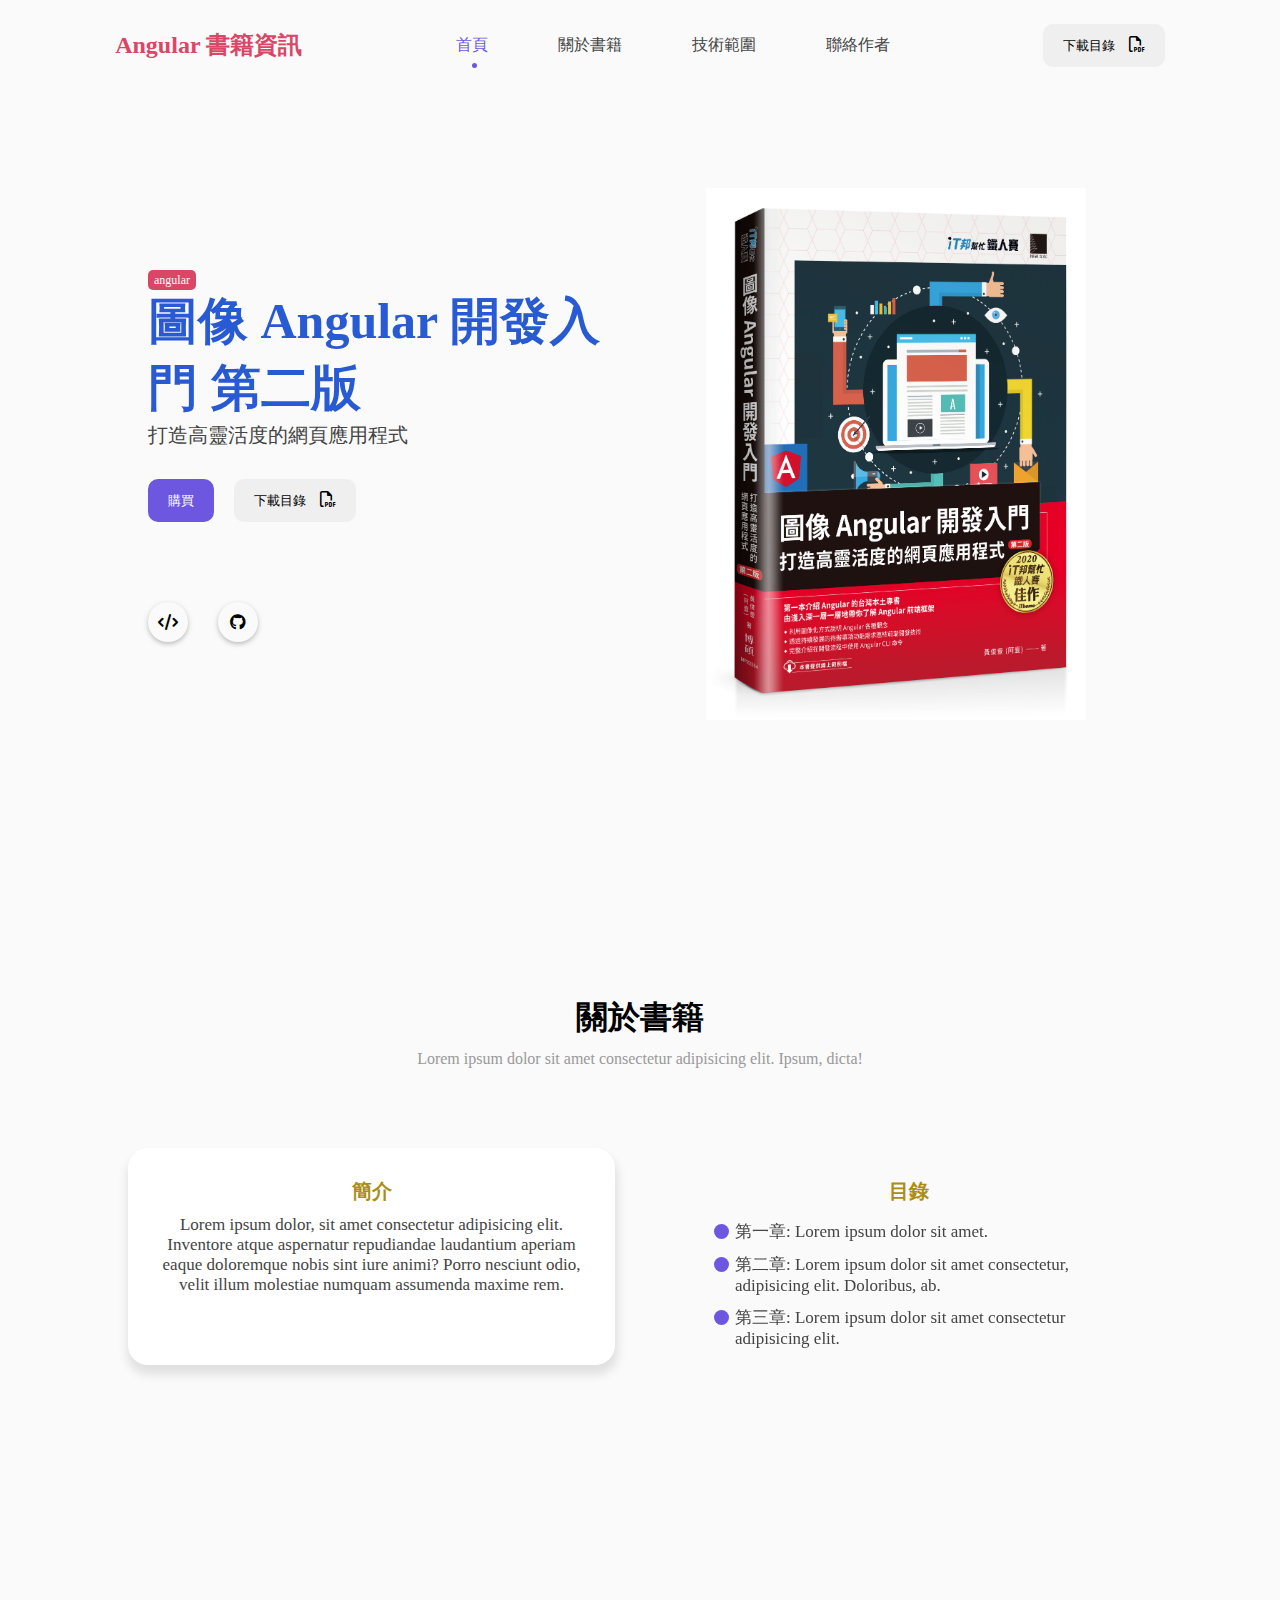
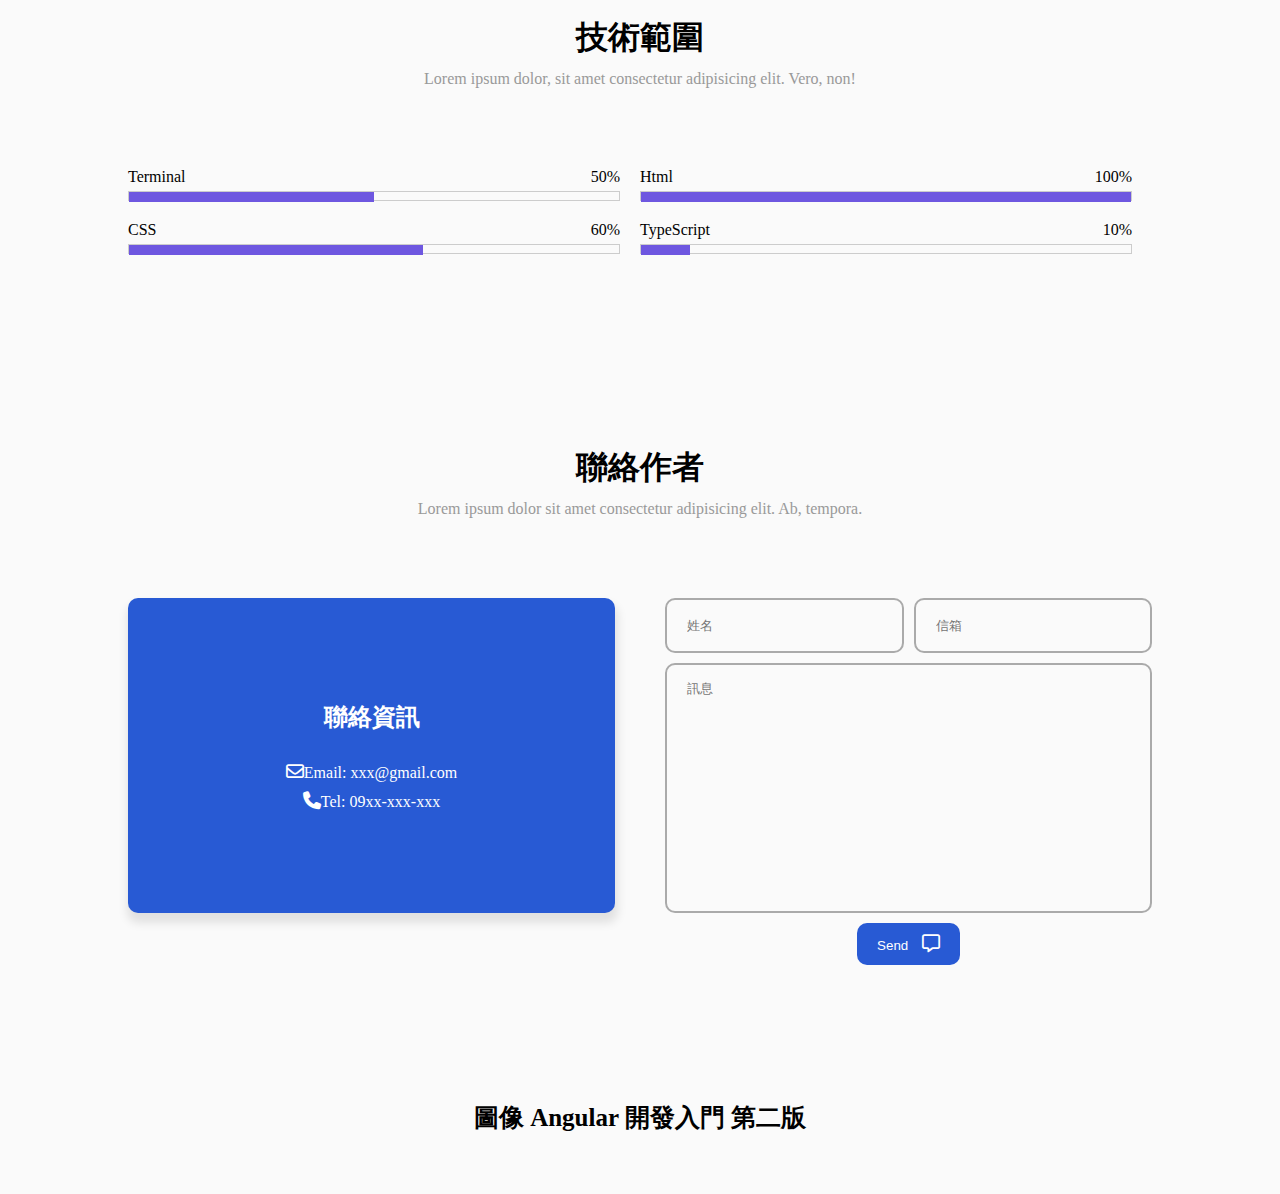
<file: src/index.html>
<!DOCTYPE html>
<html lang="en">
  <head>
    <meta charset="UTF-8" />
    <meta name="viewport" content="width=device-width, initial-scale=1.0" />
    <link rel="stylesheet" href="./style.min.css" />
    <link rel="stylesheet" href="https://cdnjs.cloudflare.com/ajax/libs/font-awesome/6.6.0/css/all.min.css" />
    <title>Angular 書籍資訊</title>
  </head>
  <body>
    <div class="container">
      <nav id="header">
        <div class="nav-logo">Angular 書籍資訊</div>
        <ul class="nav-menu">
          <li class="nav-item">
            <a href="#home" class="nav-link active-link">首頁</a>
          </li>
          <li class="nav-item">
            <a href="#book" class="nav-link">關於書籍</a>
          </li>
          <li class="nav-item">
            <a href="#skill" class="nav-link">技術範圍</a>
          </li>
          <li class="nav-item">
            <a href="#contact" class="nav-link">聯絡作者</a>
          </li>
        </ul>
        <div>
          <button type="button" class="btn">下載目錄 <i class="fa-regular fa-file-pdf"></i></button>
        </div>
      </nav>
      <main class="wrapper">
        <section id="home" class="home-box">
          <div class="home-text">
            <div class="tag"><span>angular</span></div>
            <div class="name">圖像 Angular 開發入門 第二版</div>
            <div class="subtitle">打造高靈活度的網頁應用程式</div>
            <div class="text-btn">
              <button type="button" class="btn blue-btn">購買</button>
              <button type="button" class="btn">下載目錄 <i class="fa-regular fa-file-pdf"></i></button>
            </div>
            <div class="icons">
              <div class="icon"><i class="fa-solid fa-code"></i></div>
              <div class="icon"><i class="fa-brands fa-github"></i></div>
            </div>
          </div>
          <div class="home-image">
            <div class="image">
              <img src="./assets/images/angular.jpg" alt="angular" />
            </div>
          </div>
        </section>
        <section id="book" class="section">
          <div class="top-header">
            <h1>關於書籍</h1>
            <span>Lorem ipsum dolor sit amet consectetur adipisicing elit. Ipsum, dicta!</span>
          </div>
          <div class="about-container">
            <div class="introduce">
              <div class="card">
                <h3>簡介</h3>
                <div>
                  Lorem ipsum dolor, sit amet consectetur adipisicing elit. Inventore atque aspernatur repudiandae laudantium aperiam eaque
                  doloremque nobis sint iure animi? Porro nesciunt odio, velit illum molestiae numquam assumenda maxime rem.
                </div>
              </div>
            </div>
            <div class="contents">
              <div class="list">
                <h3>目錄</h3>
                <div class="item">第一章: Lorem ipsum dolor sit amet.</div>
                <div class="item">第二章: Lorem ipsum dolor sit amet consectetur, adipisicing elit. Doloribus, ab.</div>
                <div class="item">第三章: Lorem ipsum dolor sit amet consectetur adipisicing elit.</div>
              </div>
            </div>
          </div>
        </section>
        <section id="skill" class="section">
          <div class="top-header">
            <h1>技術範圍</h1>
            <span>Lorem ipsum dolor, sit amet consectetur adipisicing elit. Vero, non!</span>
          </div>
          <div class="skill-container">
            <div class="skill-item">
              <span class="skill">
                <span>Terminal</span>
                <span>50%</span>
              </span>
              <div class="progress-bar-wrap">
                <div class="progress-bar" style="width: 50%"></div>
              </div>
            </div>
            <div class="skill-item">
              <span class="skill">
                <span>Html</span>
                <span>100%</span>
              </span>
              <div class="progress-bar-wrap">
                <div class="progress-bar" style="width: 100%"></div>
              </div>
            </div>
            <div class="skill-item">
              <span class="skill">
                <span>CSS</span>
                <span>60%</span>
              </span>
              <div class="progress-bar-wrap">
                <div class="progress-bar" style="width: 60%"></div>
              </div>
            </div>
            <div class="skill-item">
              <span class="skill">
                <span>TypeScript</span>
                <span>10%</span>
              </span>
              <div class="progress-bar-wrap">
                <div class="progress-bar" style="width: 10%"></div>
              </div>
            </div>
          </div>
        </section>
        <section id="contact" class="section">
          <div class="top-header">
            <h1>聯絡作者</h1>
            <span>Lorem ipsum dolor sit amet consectetur adipisicing elit. Ab, tempora.</span>
          </div>
          <div class="contact-container">
            <div class="info">
              <div class="contact-info">
                <h2>聯絡資訊</h2>
                <div><i class="fa-regular fa-envelope"></i>Email: xxx@gmail.com</div>
                <div><i class="fa-solid fa-phone"></i>Tel: 09xx-xxx-xxx</div>
              </div>
            </div>
            <div class="form">
              <input type="text" placeholder="姓名" />
              <input type="email" placeholder="信箱" />
              <textarea placeholder="訊息"></textarea>
              <button type="button" class="btn">Send <i class="fa-regular fa-message"></i></button>
            </div>
          </div>
        </section>
      </main>
      <footer>
        <div class="top-footer">圖像 Angular 開發入門 第二版</div>
      </footer>
    </div>
    <script src="./main.js"></script>
  </body>
</html>
</file>
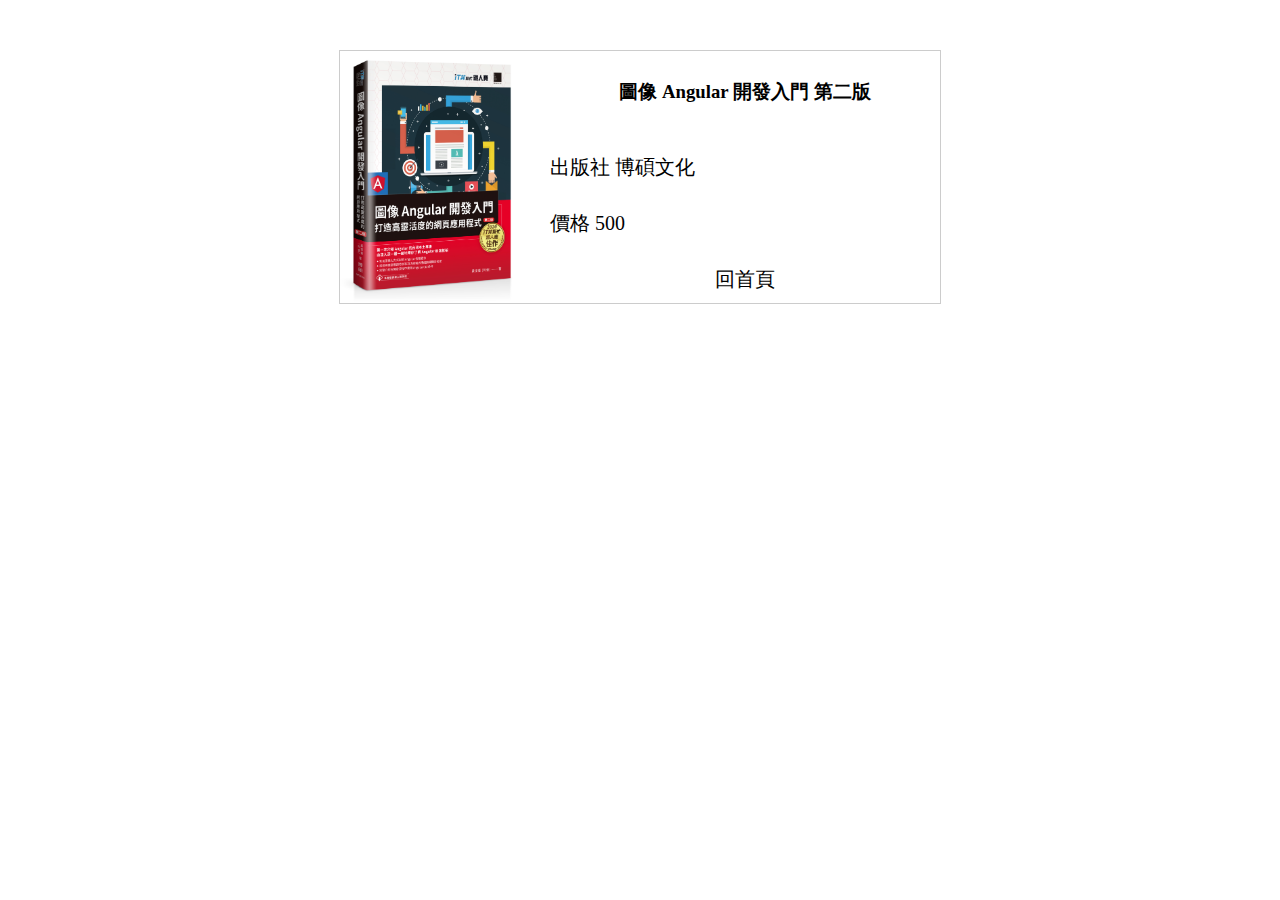
<file: src/angular.html>
<!DOCTYPE html>
<html lang="en">
  <head>
    <meta charset="UTF-8" />
    <meta name="viewport" content="width=device-width, initial-scale=1.0" />
    <title>圖像 Angular 開發入門 第二版</title>
    <link rel="stylesheet" href="./angular.css" />
  </head>
  <body>
    <section class="container">
      <img src="./assets/images/angular.jpg" alt="angular" width="180" />
      <h3>圖像 Angular 開發入門 第二版</h3>
      <div class="column">
        <label>出版社</label>
        <span>博碩文化</span>
      </div>
      <div class="column">
        <label>價格</label>
        <span>500</span>
      </div>
      <div class="toolbar">
        <a href="./index.html">回首頁</a>
      </div>
    </section>
  </body>
</html>
</file>
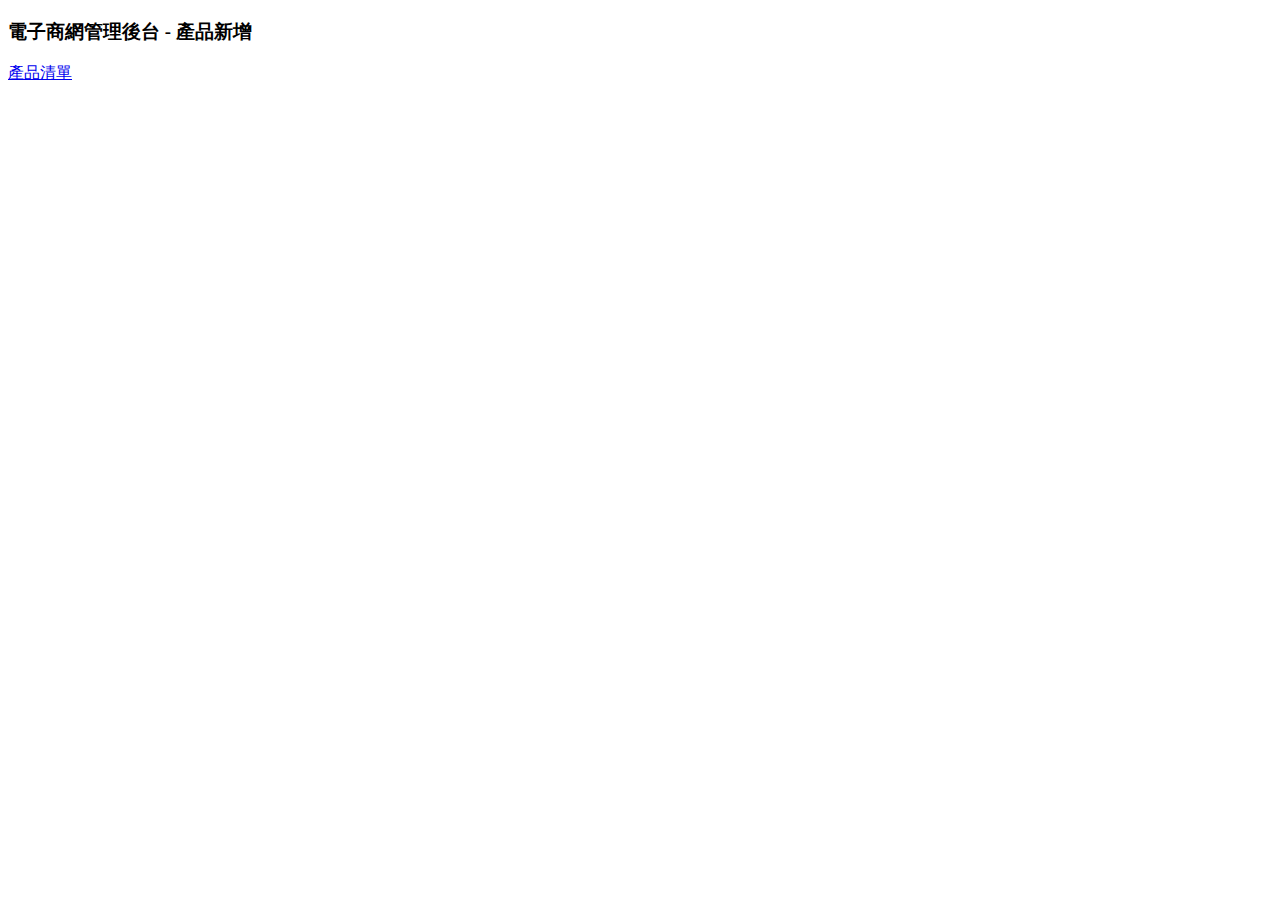
<file: src/form.html>
<!DOCTYPE html>
<html lang="en">
  <head>
    <meta charset="UTF-8" />
    <meta name="viewport" content="width=device-width, initial-scale=1.0" />
    <title>電子商網管理後台</title>
  </head>
  <body>
    <header>
      <h3>電子商網管理後台 - 產品新增</h3>
    </header>
    <nav>
      <a href="./index.html">產品清單</a>
    </nav>
  </body>
</html>
</file>
<file: src/angular.css>
section.container {
  margin: 0 auto;
  margin-top: 50px;
  width: 600px;
  border: solid 1px #ccc;
  display: grid;
  grid-template-columns: 200px 1fr;
  gap: 10px;
}

img {
  grid-row: 1 / 5;
}

h3,
div.toolbar {
  text-align: center;
  align-self: center;
}

div.column {
  font-size: 20px;
  align-self: center;
}

a,
a:active,
a:hover,
a:focus {
  color: black;
  text-decoration: none;
}

a {
  font-size: 20px;
}
</file>
<file: src/style.min.css>
nav{background-color:var(--body-color);position:fixed;width:100%;height:90px;line-height:90px;padding-inline:9vw;display:flex;justify-content:space-between}nav .nav-logo{font-size:24px;font-weight:600;color:var(--logo-color)}nav ul{display:flex;list-style:none}nav ul .nav-link{text-decoration:none;color:var(--text-color);font-weight:500;padding-inline:15px;margin-inline:20px}nav ul .active-link{position:relative;color:var(--first-color)}nav ul .active-link::after{position:absolute;content:"";width:5px;height:5px;background-color:var(--first-color);left:50%;bottom:-15px;border-radius:50%}.btn{font-weight:500;padding:12px 20px;background-color:#efefef;border:none;border-radius:10px;cursor:pointer}.btn:hover{background-color:var(--second-color);color:var(--white-color)}.btn>i{margin-left:10px}.home-text{padding-left:20px;min-height:80vh;width:50%;display:flex;flex-direction:column;justify-content:center}.home-text .tag>span{background-color:var(--logo-color);color:var(--white-color);padding:3px 6px;font-size:12px;border-radius:5px}.home-text .name{font-size:50px;font-weight:600;color:var(--third-color)}.home-text .subtitle{font-size:20px;margin-bottom:30px;color:var(--text-color)}.home-text .text-btn{display:flex;gap:20px}.home-text .text-btn>.blue-btn{background-color:var(--first-color);color:var(--white-color)}.home-text .text-btn>.blue-btn:hover{background-color:var(--first-color-hover)}.home-text .icons{display:flex;margin-top:5em;gap:30px}.home-text .icons .icon{display:flex;justify-content:center;align-items:center;width:40px;height:40px;border-radius:50%;box-shadow:0px 2px 5px 0px rgba(0,0,0,.25);cursor:pointer}.home-image{display:flex;justify-content:right;align-items:center;width:50%;min-height:80vh}.home-image .image{width:380px;margin:0 auto;overflow:hidden}.home-image .image img{width:380px}.about-container{display:flex;justify-content:space-between;width:100%;gap:50px}.about-container .introduce,.about-container .contents{width:50%}.about-container h3{margin-bottom:10px;font-size:20px;font-weight:600;color:var(--second-color)}.about-container .card{display:flex;align-items:center;flex-direction:column;padding:30px 20px 70px;width:100%;background-color:var(--white-color);border-radius:20px;box-shadow:1px 8px 10px 2px var(--first-shadow-color)}.about-container .card div{text-align:center;font-size:17px;color:var(--text-color)}.about-container .list{display:flex;flex-direction:column;padding:30px 65px 70px;width:100%}.about-container .list h3{text-align:center}.about-container .list .item{font-size:17px;padding:5px;color:var(--text-color);position:relative}.about-container .list .item::before{box-sizing:border-box;content:"";position:absolute;top:9px;left:-16px;width:15px;height:15px;border-radius:50px;background-color:var(--first-color)}.skill-container{display:flex;width:100%;gap:20px;flex-wrap:wrap}.skill-container .skill-item{flex-basis:calc(50% - 20px);display:flex;flex-direction:column;gap:5px}.skill-container .skill-item .skill{display:flex;justify-content:space-between;align-items:center}.skill-container .skill-item .progress-bar-wrap{height:10px;border:1px solid #ccc}.skill-container .skill-item .progress-bar-wrap .progress-bar{height:10px;background-color:var(--first-color)}.contact-container{display:flex;justify-content:space-between;width:100%;gap:50px}.contact-container .info,.contact-container .form{width:50%}.contact-container .contact-info{display:flex;flex-direction:column;justify-content:center;align-items:center;padding:20px 30px;width:100%;height:315px;background-color:var(--third-color);color:var(--white-color);border-radius:10px;gap:10px;box-shadow:1px 8px 10px 2px var(--first-shadow-color)}.contact-container .contact-info>h2{margin-bottom:20px}.contact-container .contact-info i{font-size:18px}.contact-container .form{display:grid;grid-template-columns:repeat(2, 1fr);grid-template-rows:55px 250px 1fr;gap:10px}.contact-container .form input,.contact-container .form textarea{background:rgba(0,0,0,0);border:2px solid #aaa;border-radius:10px;padding:15px 20px;outline:none}.contact-container .form input{padding:15px 20px}.contact-container .form textarea{grid-column:1/3;resize:none}.contact-container .form .btn{margin:0 auto;grid-column:1/3;background-color:var(--third-color);color:var(--white-color)}.contact-container .form .btn i{font-size:18px}footer{display:flex;justify-content:center;align-items:center;flex-direction:column;row-gap:30px;padding-block:40px 60px}footer .top-footer{font-size:25px;font-weight:600}:root{--body-color: rgb(250, 250, 250);--logo-color: rgb(218, 70, 102);--white-color: rgb(255, 255, 255);--text-color: rgb(68, 68, 68);--first-color: rgb(110, 87, 224);--first-color-hover: rgb(40, 91, 212);--first-shadow-color: rgba(0, 0, 0, 0.1);--second-color: rgb(170, 142, 18);--third-color: rgb(40, 90, 212)}html{scroll-behavior:smooth}body{background-color:var(--body-color)}body .container{width:100%}*{margin:0;padding:0;box-sizing:border-box}.wrapper{padding-inline:10vw}.wrapper .home-box{display:flex;padding-block:6em;height:100vh;min-height:700px}.wrapper .section{padding-block:6em}.wrapper .section .top-header{text-align:center;margin-bottom:5em}.wrapper .section .top-header h1{font-weight:600;margin-bottom:10px}.wrapper .section .top-header span{color:#999}i{font-size:16px}/*# sourceMappingURL=style.min.css.map */
</file>
